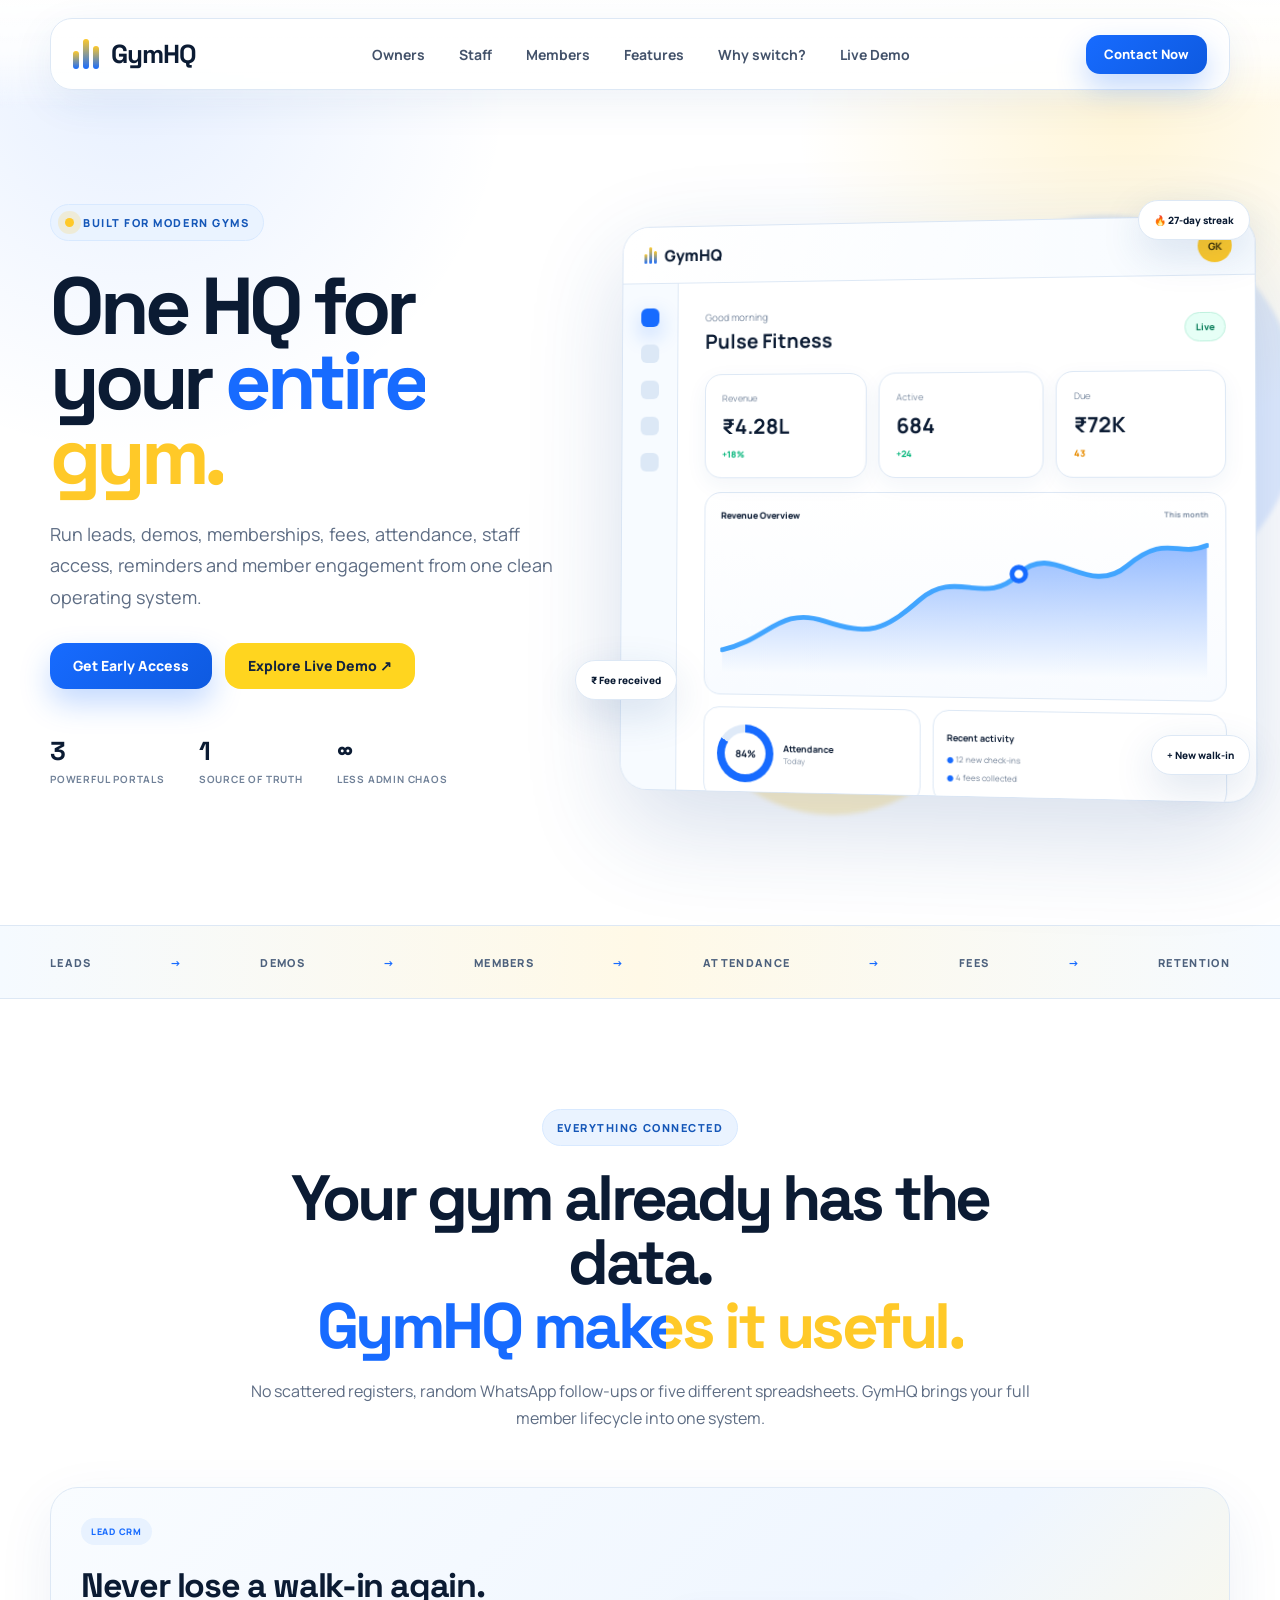
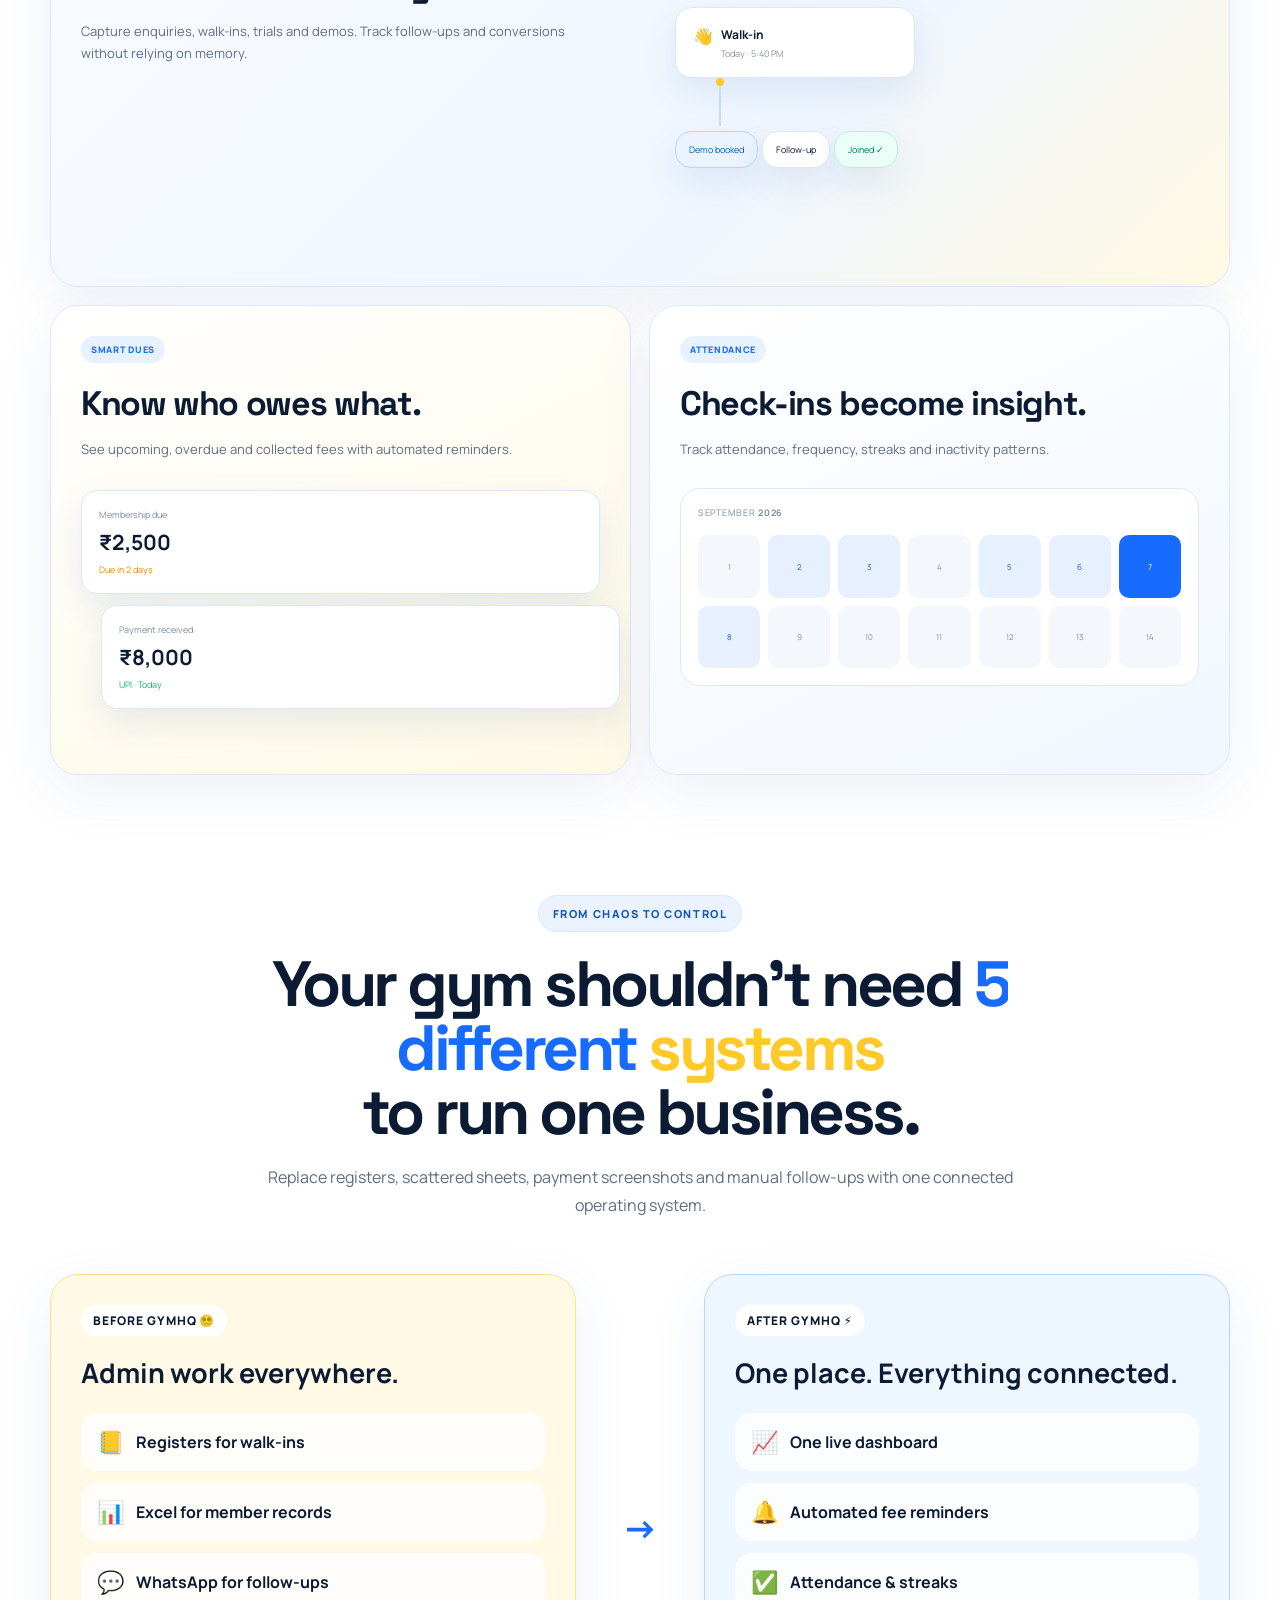
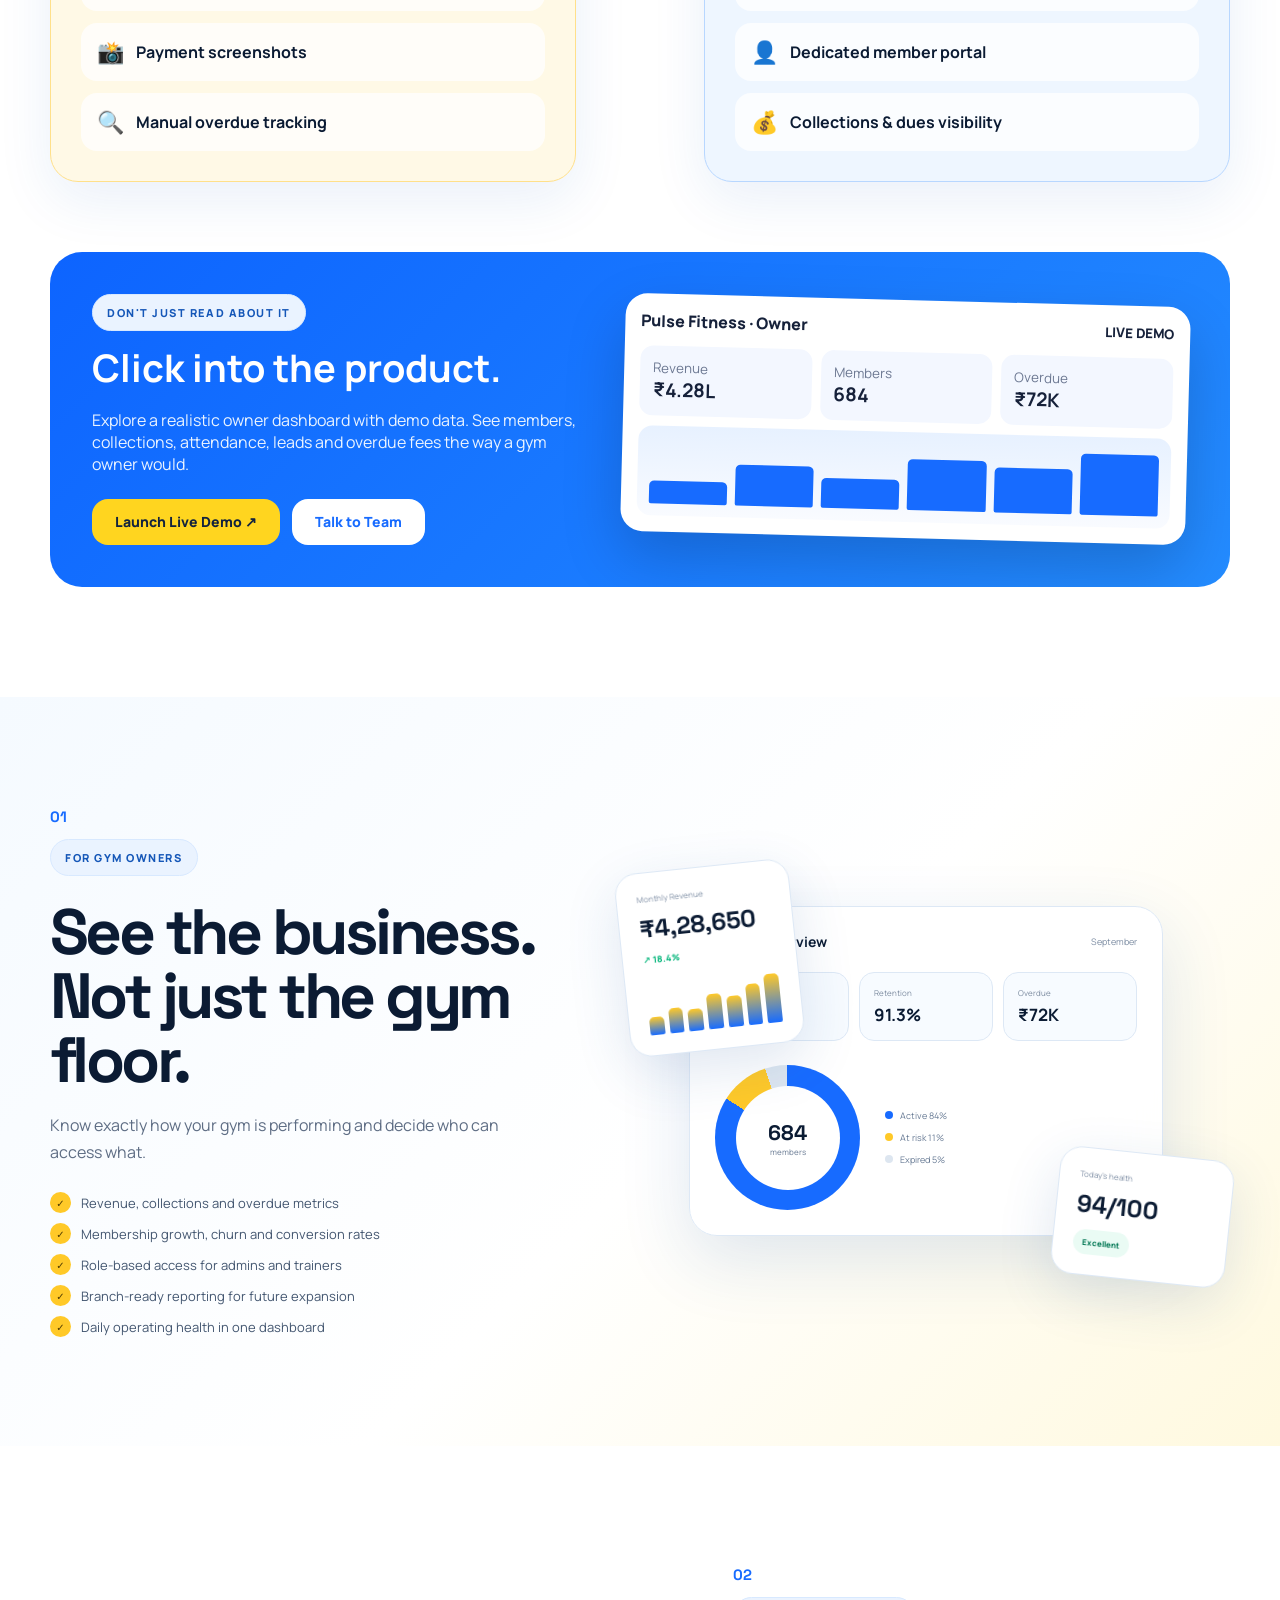
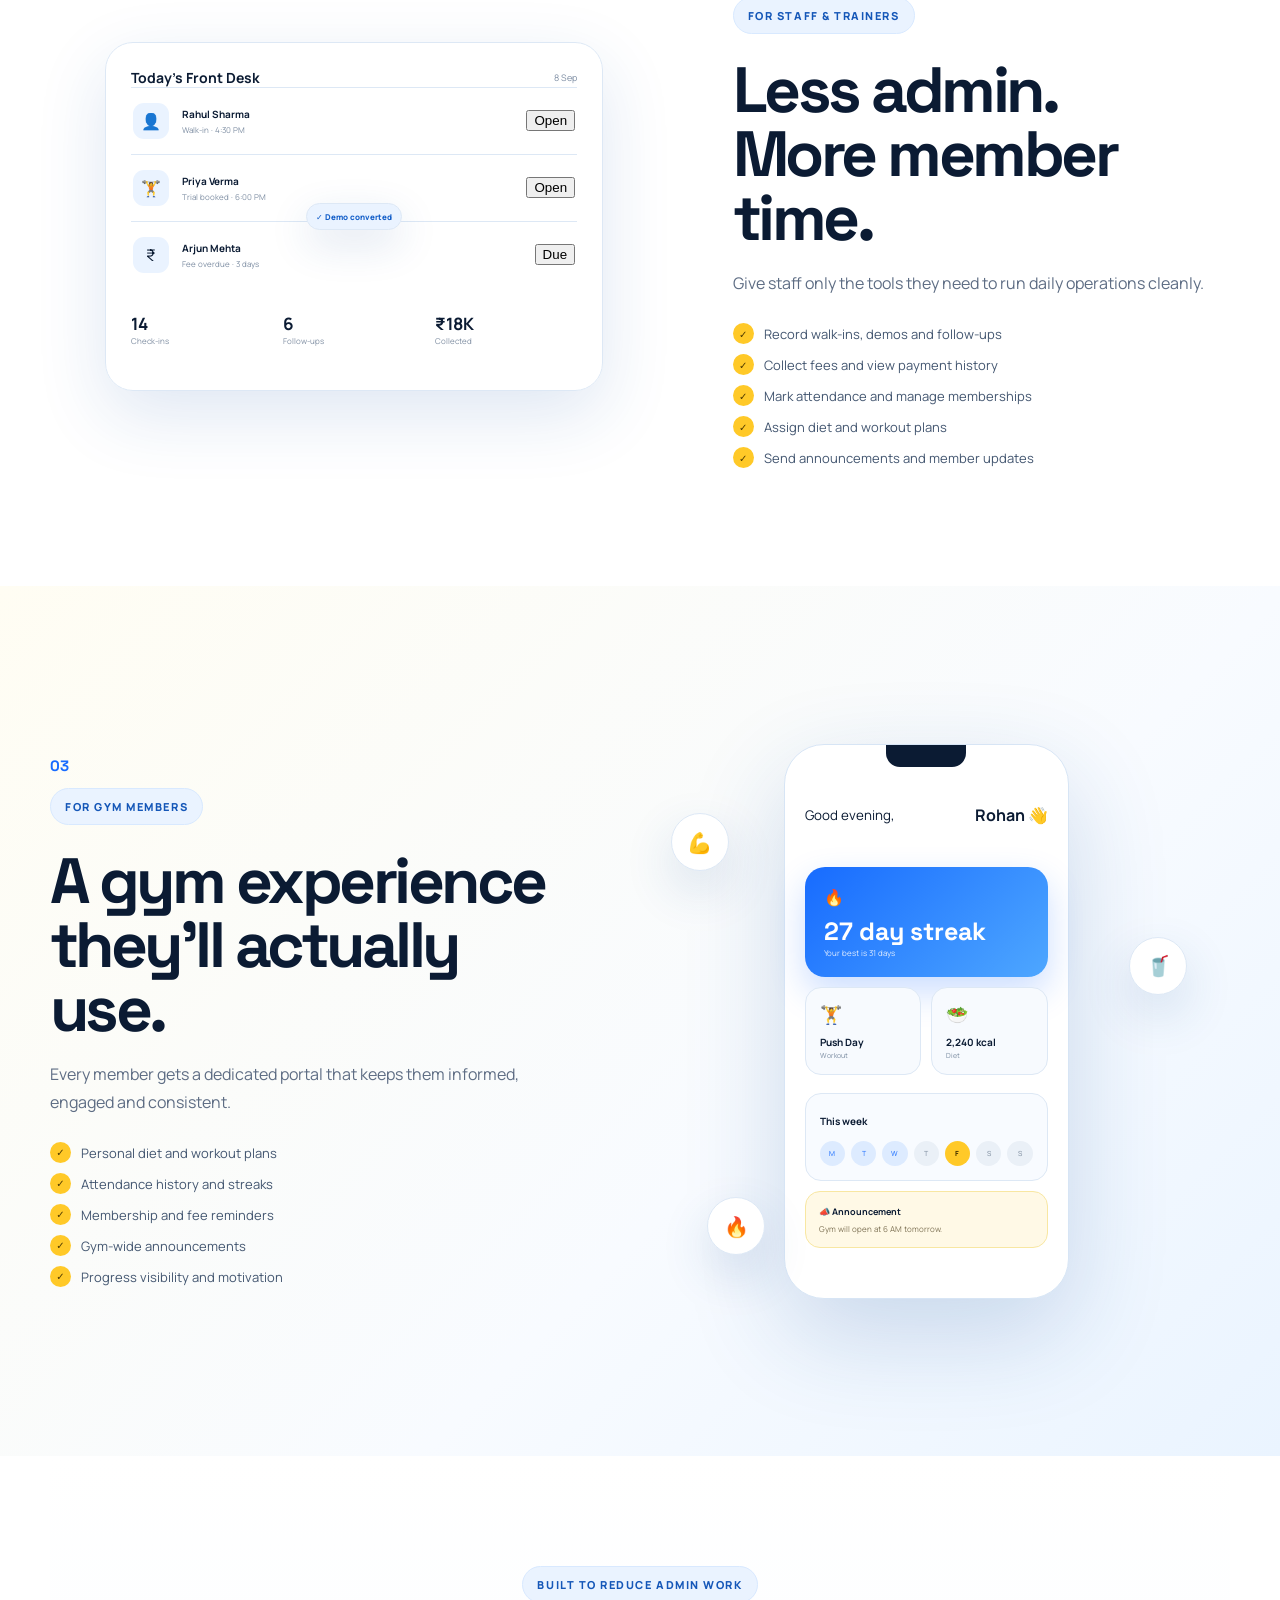
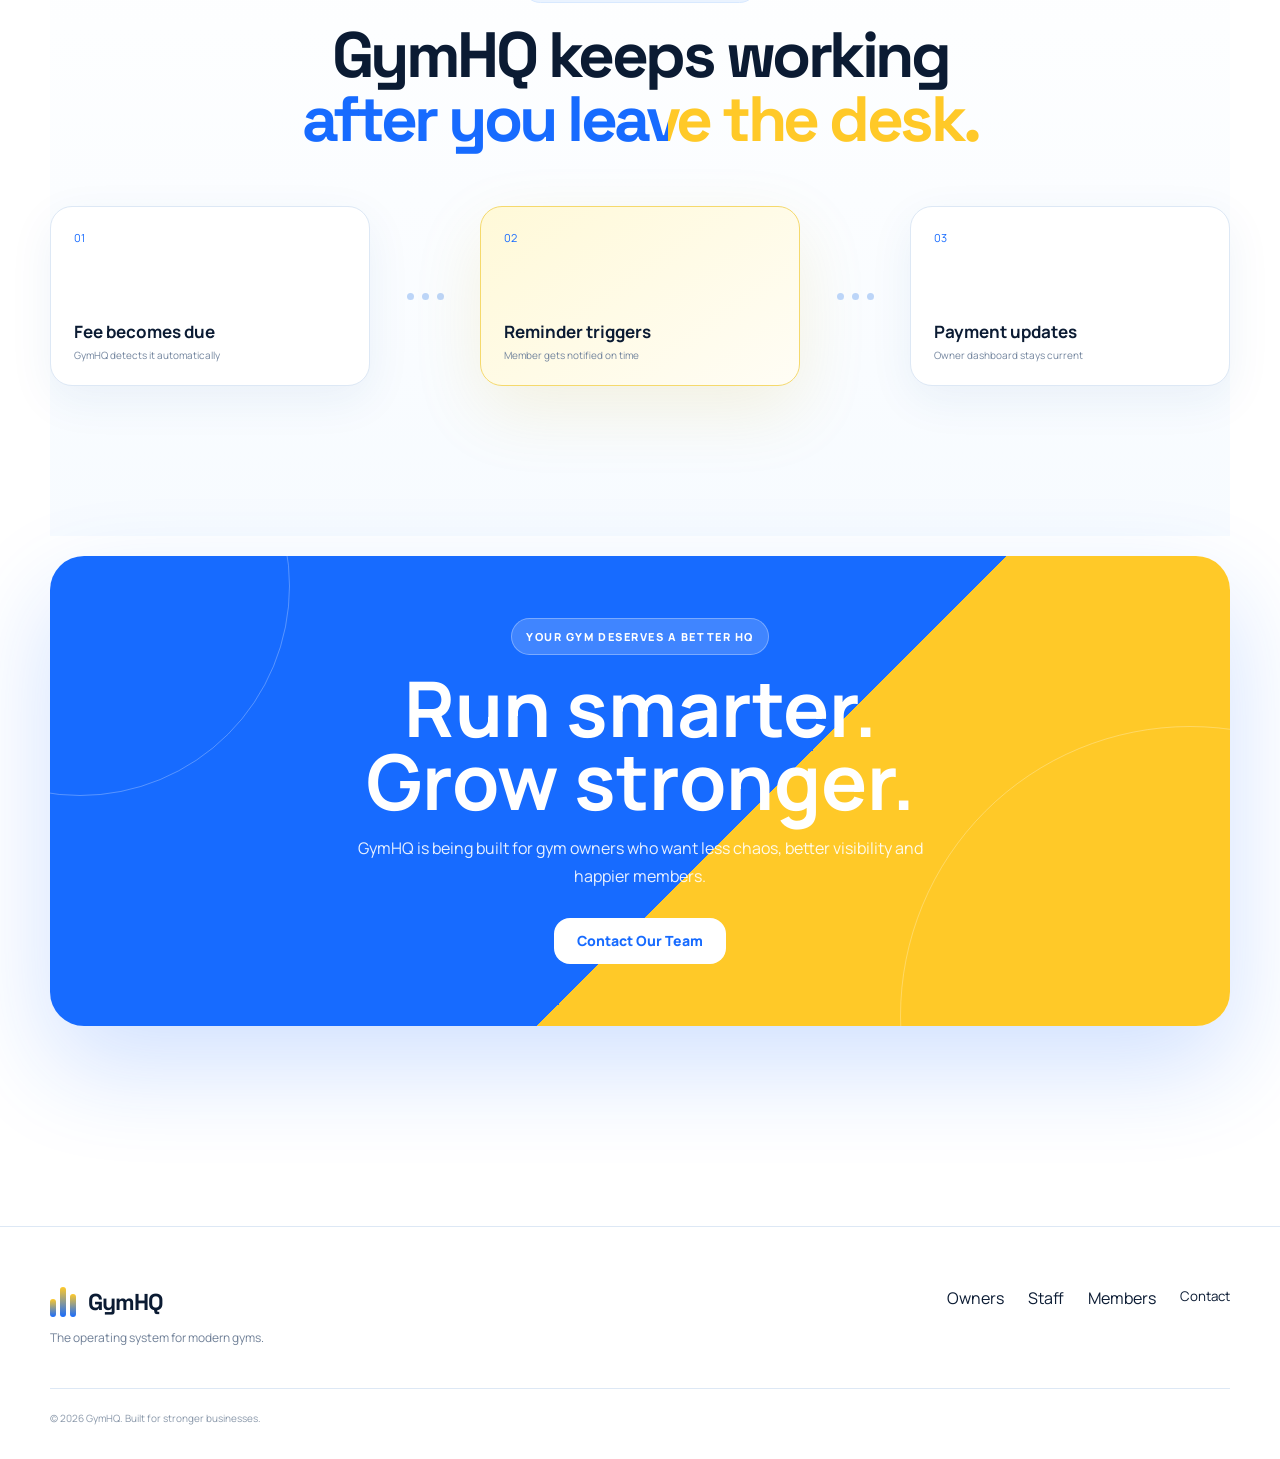
<file: index.html>
<!DOCTYPE html>
<html lang="en">
<head>
  <meta charset="UTF-8" />
  <meta name="viewport" content="width=device-width, initial-scale=1.0" />
  <meta name="description" content="GymHQ - One operating system for modern gyms. Manage leads, members, fees, attendance, staff, and member engagement from one place." />
  <title>GymHQ — Run Your Gym Smarter</title>
  <link rel="preconnect" href="https://fonts.googleapis.com">
  <link rel="preconnect" href="https://fonts.gstatic.com" crossorigin>
  <link href="https://fonts.googleapis.com/css2?family=Manrope:wght@400;500;600;700;800&family=Space+Grotesk:wght@500;600;700&display=swap" rel="stylesheet">
  <link rel="stylesheet" href="styles.css" />
</head>
<body>
  <div class="noise"></div>
  <header class="nav-wrap">
    <nav class="nav container">
      <a class="brand" href="#top" aria-label="GymHQ home">
        <span class="brand-mark"><span></span><span></span><span></span></span>
        <span>GymHQ</span>
      </a>
      <div class="nav-links">
        <a href="#owners">Owners</a>
        <a href="#staff">Staff</a>
        <a href="#members">Members</a>
        <a href="#features">Features</a>
        <a href="#transformation">Why switch?</a>
        <a href="demo.html">Live Demo</a>
      </div>
      <button class="btn btn-small btn-primary open-contact">Contact Now</button>
    </nav>
  </header>

  <main id="top">
    <section class="hero section container">
      <div class="hero-copy reveal">
        <div class="eyebrow"><span class="pulse-dot"></span> Built for modern gyms</div>
        <h1>One HQ for your <span class="grad-text">entire gym.</span></h1>
        <p class="hero-sub">Run leads, demos, memberships, fees, attendance, staff access, reminders and member engagement from one clean operating system.</p>
        <div class="hero-actions">
          <button class="btn btn-primary btn-lg open-contact">Get Early Access</button>
          <a class="btn btn-yellow btn-lg" href="demo.html">Explore Live Demo ↗</a>
        </div>
        <div class="trust-row">
          <div><strong>3</strong><span>Powerful portals</span></div>
          <div><strong>1</strong><span>Source of truth</span></div>
          <div><strong>∞</strong><span>Less admin chaos</span></div>
        </div>
      </div>

      <div class="hero-visual reveal delay-1" aria-label="Animated GymHQ dashboard illustration">
        <div class="orb orb-1"></div>
        <div class="orb orb-2"></div>
        <div class="dashboard-card float">
          <div class="dash-topbar">
            <div class="mini-brand"><span class="brand-mark tiny"><span></span><span></span><span></span></span> GymHQ</div>
            <div class="avatar">GK</div>
          </div>
          <div class="dash-grid">
            <aside class="dash-side">
              <span class="active"></span><span></span><span></span><span></span><span></span>
            </aside>
            <div class="dash-main">
              <div class="dash-title"><div><small>Good morning</small><b>Pulse Fitness</b></div><span class="status-dot">Live</span></div>
              <div class="metric-row">
                <div class="metric"><small>Revenue</small><b>₹4.28L</b><em>+18%</em></div>
                <div class="metric"><small>Active</small><b>684</b><em>+24</em></div>
                <div class="metric"><small>Due</small><b>₹72K</b><em class="warn">43</em></div>
              </div>
              <div class="chart-card">
                <div class="chart-head"><span>Revenue Overview</span><small>This month</small></div>
                <svg viewBox="0 0 500 150" role="img" aria-label="Revenue chart illustration">
                  <defs><linearGradient id="area" x1="0" y1="0" x2="0" y2="1"><stop offset="0" stop-color="#176BFF" stop-opacity=".45"/><stop offset="1" stop-color="#176BFF" stop-opacity="0"/></linearGradient></defs>
                  <path d="M0 126 C50 115 60 80 108 95 S170 105 208 72 S275 80 310 45 S380 70 420 36 S470 28 500 15 L500 150 L0 150 Z" fill="url(#area)"/>
                  <path d="M0 126 C50 115 60 80 108 95 S170 105 208 72 S275 80 310 45 S380 70 420 36 S470 28 500 15" fill="none" stroke="#42A5FF" stroke-width="5" stroke-linecap="round"/>
                  <circle cx="310" cy="45" r="7" fill="#fff" stroke="#176BFF" stroke-width="5" class="chart-pulse"/>
                </svg>
              </div>
              <div class="bottom-row">
                <div class="mini-panel"><span class="ring"><b>84%</b></span><div><b>Attendance</b><small>Today</small></div></div>
                <div class="activity"><b>Recent activity</b><p><span>●</span> 12 new check-ins</p><p><span>●</span> 4 fees collected</p></div>
              </div>
            </div>
          </div>
        </div>
        <div class="floating-pill pill-a">🔥 27-day streak</div>
        <div class="floating-pill pill-b">₹ Fee received</div>
        <div class="floating-pill pill-c">+ New walk-in</div>
      </div>
    </section>

    <section class="logo-strip">
      <div class="container strip-inner">
        <span>LEADS</span><i>→</i><span>DEMOS</span><i>→</i><span>MEMBERS</span><i>→</i><span>ATTENDANCE</span><i>→</i><span>FEES</span><i>→</i><span>RETENTION</span>
      </div>
    </section>

    <section class="section container intro" id="features">
      <div class="section-heading reveal">
        <div class="eyebrow">Everything connected</div>
        <h2>Your gym already has the data.<br><span class="grad-text">GymHQ makes it useful.</span></h2>
        <p>No scattered registers, random WhatsApp follow-ups or five different spreadsheets. GymHQ brings your full member lifecycle into one system.</p>
      </div>
      <div class="feature-bento">
        <article class="bento bento-wide reveal">
          <div class="bento-copy"><span class="tag">Lead CRM</span><h3>Never lose a walk-in again.</h3><p>Capture enquiries, walk-ins, trials and demos. Track follow-ups and conversions without relying on memory.</p></div>
          <div class="lead-flow art-box">
            <div class="person-bubble">👋 <b>Walk-in</b><small>Today · 5:40 PM</small></div>
            <div class="flow-line"><span></span></div>
            <div class="stage active">Demo booked</div><div class="stage">Follow-up</div><div class="stage success">Joined ✓</div>
          </div>
        </article>
        <article class="bento reveal delay-1">
          <span class="tag">Smart dues</span><h3>Know who owes what.</h3><p>See upcoming, overdue and collected fees with automated reminders.</p>
          <div class="dues-art art-box">
            <div class="due-card"><span>Membership due</span><b>₹2,500</b><small>Due in 2 days</small></div>
            <div class="due-card muted"><span>Payment received</span><b>₹8,000</b><small>UPI · Today</small></div>
          </div>
        </article>
        <article class="bento reveal delay-2">
          <span class="tag">Attendance</span><h3>Check-ins become insight.</h3><p>Track attendance, frequency, streaks and inactivity patterns.</p>
          <div class="calendar-art art-box">
            <div class="cal-head">SEPTEMBER <b>2026</b></div>
            <div class="cal-grid"><span>1</span><span class="hit">2</span><span class="hit">3</span><span>4</span><span class="hit">5</span><span class="hit">6</span><span class="hit strong">7</span><span class="hit">8</span><span>9</span><span>10</span><span>11</span><span>12</span><span>13</span><span>14</span></div>
          </div>
        </article>
      </div>
    </section>

    <section class="section container transform-section" id="transformation">
      <div class="section-heading reveal">
        <div class="eyebrow">From chaos to control</div>
        <h2>Your gym shouldn't need <span class="grad-text">5 different systems</span><br>to run one business.</h2>
        <p>Replace registers, scattered sheets, payment screenshots and manual follow-ups with one connected operating system.</p>
      </div>
      <div class="transform-grid reveal delay-1">
        <div class="transform-card before"><span class="transform-label">Before GymHQ 😵‍💫</span><h3>Admin work everywhere.</h3><div class="chaos-list"><div class="chaos-item"><span>📒</span>Registers for walk-ins</div><div class="chaos-item"><span>📊</span>Excel for member records</div><div class="chaos-item"><span>💬</span>WhatsApp for follow-ups</div><div class="chaos-item"><span>📸</span>Payment screenshots</div><div class="chaos-item"><span>🔍</span>Manual overdue tracking</div></div></div>
        <div class="transform-arrow">→</div>
        <div class="transform-card after"><span class="transform-label">After GymHQ ⚡</span><h3>One place. Everything connected.</h3><div class="clean-list"><div class="clean-item"><span>📈</span>One live dashboard</div><div class="clean-item"><span>🔔</span>Automated fee reminders</div><div class="clean-item"><span>✅</span>Attendance & streaks</div><div class="clean-item"><span>👤</span>Dedicated member portal</div><div class="clean-item"><span>💰</span>Collections & dues visibility</div></div></div>
      </div>
      <div class="demo-band reveal">
        <div><div class="eyebrow light">Don't just read about it</div><h3>Click into the product.</h3><p>Explore a realistic owner dashboard with demo data. See members, collections, attendance, leads and overdue fees the way a gym owner would.</p><div class="demo-actions"><a class="btn btn-yellow btn-lg" href="demo.html">Launch Live Demo ↗</a><button class="btn btn-white btn-lg open-contact">Talk to Team</button></div></div>
        <a class="demo-preview" href="demo.html" aria-label="Open GymHQ demo"><div class="demo-preview-top"><span>Pulse Fitness · Owner</span><small>LIVE DEMO</small></div><div class="demo-preview-grid"><div><small>Revenue</small><b>₹4.28L</b></div><div><small>Members</small><b>684</b></div><div><small>Overdue</small><b>₹72K</b></div></div><div class="demo-chart"><i></i><i></i><i></i><i></i><i></i><i></i></div></a>
      </div>
    </section>

    <section class="section role-section owner" id="owners">
      <div class="container role-grid">
        <div class="role-copy reveal">
          <div class="role-icon">01</div><div class="eyebrow">For gym owners</div>
          <h2>See the business.<br>Not just the gym floor.</h2>
          <p>Know exactly how your gym is performing and decide who can access what.</p>
          <ul class="check-list">
            <li>Revenue, collections and overdue metrics</li>
            <li>Membership growth, churn and conversion rates</li>
            <li>Role-based access for admins and trainers</li>
            <li>Branch-ready reporting for future expansion</li>
            <li>Daily operating health in one dashboard</li>
          </ul>
        </div>
        <div class="role-visual reveal delay-1">
          <div class="phone-card tilted left-card">
            <small>Monthly Revenue</small><h4>₹4,28,650</h4><div class="up">↗ 18.4%</div><div class="bars"><i></i><i></i><i></i><i></i><i></i><i></i><i></i></div>
          </div>
          <div class="glass-panel owner-panel">
            <div class="panel-head"><b>Owner Overview</b><span>September</span></div>
            <div class="owner-stats"><div><small>Conversion</small><b>41.8%</b></div><div><small>Retention</small><b>91.3%</b></div><div><small>Overdue</small><b>₹72K</b></div></div>
            <div class="donut-wrap"><div class="donut"><span>684<small>members</small></span></div><div class="legend"><p><i></i>Active 84%</p><p><i></i>At risk 11%</p><p><i></i>Expired 5%</p></div></div>
          </div>
          <div class="phone-card tilted right-card"><small>Today's health</small><h4>94/100</h4><span class="mini-badge">Excellent</span></div>
        </div>
      </div>
    </section>

    <section class="section role-section" id="staff">
      <div class="container role-grid reverse">
        <div class="role-copy reveal">
          <div class="role-icon">02</div><div class="eyebrow">For staff & trainers</div>
          <h2>Less admin.<br>More member time.</h2>
          <p>Give staff only the tools they need to run daily operations cleanly.</p>
          <ul class="check-list">
            <li>Record walk-ins, demos and follow-ups</li>
            <li>Collect fees and view payment history</li>
            <li>Mark attendance and manage memberships</li>
            <li>Assign diet and workout plans</li>
            <li>Send announcements and member updates</li>
          </ul>
        </div>
        <div class="role-visual reveal delay-1">
          <div class="staff-board glass-panel">
            <div class="panel-head"><b>Today's Front Desk</b><span>8 Sep</span></div>
            <div class="task"><div class="task-icon">👤</div><div><b>Rahul Sharma</b><small>Walk-in · 4:30 PM</small></div><button>Open</button></div>
            <div class="task"><div class="task-icon">🏋️</div><div><b>Priya Verma</b><small>Trial booked · 6:00 PM</small></div><button>Open</button></div>
            <div class="task"><div class="task-icon">₹</div><div><b>Arjun Mehta</b><small>Fee overdue · 3 days</small></div><button class="danger">Due</button></div>
            <div class="staff-kpis"><span><b>14</b><small>Check-ins</small></span><span><b>6</b><small>Follow-ups</small></span><span><b>₹18K</b><small>Collected</small></span></div>
          </div>
          <div class="floating-pill staff-pill">✓ Demo converted</div>
        </div>
      </div>
    </section>

    <section class="section role-section member" id="members">
      <div class="container role-grid">
        <div class="role-copy reveal">
          <div class="role-icon">03</div><div class="eyebrow">For gym members</div>
          <h2>A gym experience<br>they’ll actually use.</h2>
          <p>Every member gets a dedicated portal that keeps them informed, engaged and consistent.</p>
          <ul class="check-list">
            <li>Personal diet and workout plans</li>
            <li>Attendance history and streaks</li>
            <li>Membership and fee reminders</li>
            <li>Gym-wide announcements</li>
            <li>Progress visibility and motivation</li>
          </ul>
        </div>
        <div class="role-visual member-visual reveal delay-1">
          <div class="member-phone">
            <div class="phone-notch"></div>
            <div class="member-top"><small>Good evening,</small><h4>Rohan 👋</h4></div>
            <div class="streak-card"><span>🔥</span><div><b>27 day streak</b><small>Your best is 31 days</small></div></div>
            <div class="member-mini-grid"><div><span>🏋️</span><b>Push Day</b><small>Workout</small></div><div><span>🥗</span><b>2,240 kcal</b><small>Diet</small></div></div>
            <div class="week"><b>This week</b><div><span class="done">M</span><span class="done">T</span><span class="done">W</span><span> T</span><span class="today">F</span><span>S</span><span>S</span></div></div>
            <div class="announcement"><b>📣 Announcement</b><small>Gym will open at 6 AM tomorrow.</small></div>
          </div>
          <div class="orbit orbit-a">💪</div><div class="orbit orbit-b">🥤</div><div class="orbit orbit-c">🔥</div>
        </div>
      </div>
    </section>

    <section class="section container automation-section">
      <div class="section-heading reveal"><div class="eyebrow">Built to reduce admin work</div><h2>GymHQ keeps working<br><span class="grad-text">after you leave the desk.</span></h2></div>
      <div class="automation-flow reveal delay-1">
        <div class="auto-card"><span>01</span><b>Fee becomes due</b><small>GymHQ detects it automatically</small></div>
        <div class="connector"><i></i><i></i><i></i></div>
        <div class="auto-card highlighted"><span>02</span><b>Reminder triggers</b><small>Member gets notified on time</small></div>
        <div class="connector"><i></i><i></i><i></i></div>
        <div class="auto-card"><span>03</span><b>Payment updates</b><small>Owner dashboard stays current</small></div>
      </div>
    </section>

    <section class="section container cta-wrap">
      <div class="cta-card reveal">
        <div class="cta-orb one"></div><div class="cta-orb two"></div>
        <div class="eyebrow light">Your gym deserves a better HQ</div>
        <h2>Run smarter.<br>Grow stronger.</h2>
        <p>GymHQ is being built for gym owners who want less chaos, better visibility and happier members.</p>
        <button class="btn btn-white btn-lg open-contact">Contact Our Team</button>
      </div>
    </section>
  </main>

  <footer>
    <div class="container footer-grid">
      <div><a class="brand footer-brand" href="#top"><span class="brand-mark"><span></span><span></span><span></span></span><span>GymHQ</span></a><p>The operating system for modern gyms.</p></div>
      <div class="footer-links"><a href="#owners">Owners</a><a href="#staff">Staff</a><a href="#members">Members</a><button class="link-btn open-contact">Contact</button></div>
      <div class="copyright">© <span id="year"></span> GymHQ. Built for stronger businesses.</div>
    </div>
  </footer>

  <div class="modal" id="contactModal" aria-hidden="true">
    <div class="modal-backdrop" data-close></div>
    <div class="modal-card" role="dialog" aria-modal="true" aria-labelledby="contactTitle">
      <button class="modal-close" data-close aria-label="Close">×</button>
      <div class="modal-icon">💬</div>
      <div class="eyebrow">Talk to GymHQ</div>
      <h3 id="contactTitle">Tell us about your gym.</h3>
      <p>Fill in the basics and we’ll open WhatsApp with everything pre-filled for you.</p>
      <form id="contactForm">
        <label>Name<input type="text" id="name" placeholder="Your name" autocomplete="name" required></label>
        <label>Gym Name<input type="text" id="gymName" placeholder="Your gym / fitness studio" required></label>
        <div class="field-row">
          <label>City<input type="text" id="city" placeholder="City" required></label>
          <label>State<input type="text" id="state" placeholder="State" required></label>
        </div>
        <button type="submit" class="btn btn-primary btn-lg full">Send to Team <span>↗</span></button>
        <small class="form-note">Opens WhatsApp. No form data is stored on this website.</small>
      </form>
    </div>
  </div>

  <script src="script.js"></script>
</body>
</html>
</file>
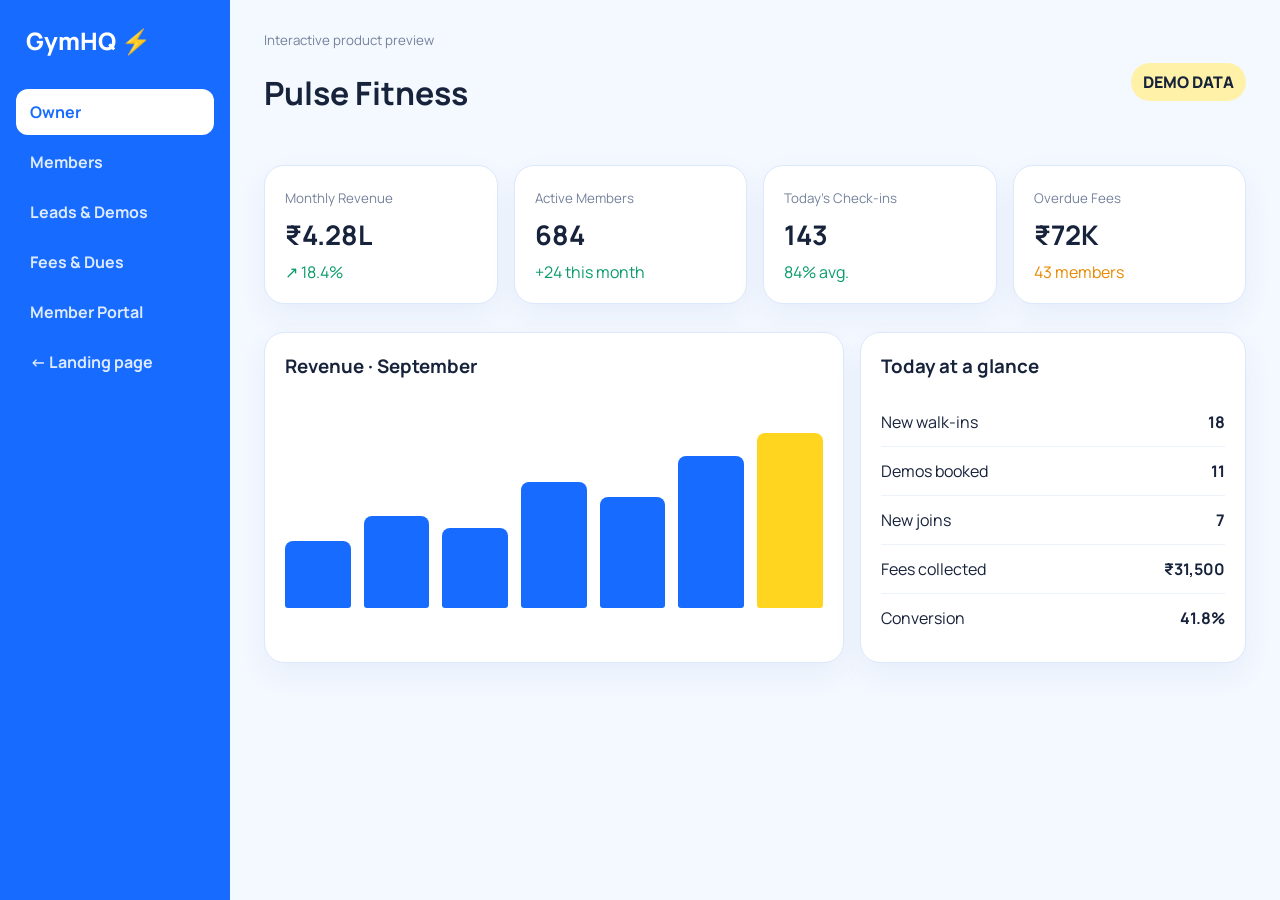
<file: demo.html>
<!doctype html><html><head><meta charset="utf-8"><meta name="viewport" content="width=device-width,initial-scale=1"><title>GymHQ Live Demo</title><link rel="preconnect" href="https://fonts.googleapis.com"><link rel="preconnect" href="https://fonts.gstatic.com" crossorigin><link href="https://fonts.googleapis.com/css2?family=Manrope:wght@400;600;700;800&display=swap" rel="stylesheet"><style>
*{box-sizing:border-box}body{margin:0;font-family:Manrope,sans-serif;background:#f4f8ff;color:#17223b}.shell{display:grid;grid-template-columns:230px 1fr;min-height:100vh}.side{background:#176bff;color:#fff;padding:24px 16px}.brand{font-size:24px;font-weight:800;margin:0 10px 32px}.side button,.side a{width:100%;border:0;background:transparent;color:#dceaff;text-align:left;padding:12px 14px;border-radius:12px;font:inherit;font-weight:700;cursor:pointer;text-decoration:none;display:block;margin:4px 0}.side button.active,.side button:hover{background:#fff;color:#176bff}.main{padding:28px 34px}.top{display:flex;justify-content:space-between;align-items:center}.top small{color:#75829b}.demo-tag{background:#fff2a8;padding:8px 12px;border-radius:999px;font-weight:800}.cards{display:grid;grid-template-columns:repeat(4,1fr);gap:16px;margin:28px 0}.card,.panel{background:#fff;border:1px solid #dce8fb;border-radius:20px;padding:20px;box-shadow:0 12px 30px rgba(34,91,170,.06)}.card small{color:#75829b}.card b{display:block;font-size:27px;margin:8px 0}.up{color:#0a9c68}.warn{color:#e88900}.grid{display:grid;grid-template-columns:1.5fr 1fr;gap:16px}.panel h3{margin-top:0}.bars{height:210px;display:flex;align-items:end;gap:13px;padding-top:20px}.bars i{flex:1;background:#176bff;border-radius:8px 8px 3px 3px}.bars i:nth-child(1){height:35%}.bars i:nth-child(2){height:48%}.bars i:nth-child(3){height:42%}.bars i:nth-child(4){height:66%}.bars i:nth-child(5){height:58%}.bars i:nth-child(6){height:80%}.bars i:nth-child(7){height:92%;background:#ffd51f}.row{display:flex;justify-content:space-between;align-items:center;padding:13px 0;border-bottom:1px solid #edf2fa}.row:last-child{border:0}.pill{font-size:12px;font-weight:800;background:#eef5ff;color:#176bff;padding:6px 9px;border-radius:999px}.pill.due{background:#fff0dc;color:#bd6500}.view{display:none}.view.active{display:block}.member{max-width:390px;margin:20px auto;background:#176bff;color:#fff;border-radius:32px;padding:25px;box-shadow:0 25px 70px rgba(23,107,255,.25)}.member .white{background:#fff;color:#17223b;border-radius:20px;padding:18px;margin-top:14px}.member .streak{background:#ffd51f;color:#17223b;border-radius:18px;padding:18px;font-weight:800;font-size:20px}.back{color:#176bff;text-decoration:none;font-weight:800}@media(max-width:800px){.shell{grid-template-columns:1fr}.side{display:flex;overflow:auto;padding:12px}.brand{margin:8px 18px 8px 5px;white-space:nowrap}.side button,.side a{width:auto;white-space:nowrap}.main{padding:22px 16px}.cards{grid-template-columns:1fr 1fr}.grid{grid-template-columns:1fr}}
</style></head><body><div class="shell"><aside class="side"><div class="brand">GymHQ ⚡</div><button class="tab active" data-view="owner">Owner</button><button class="tab" data-view="members">Members</button><button class="tab" data-view="leads">Leads & Demos</button><button class="tab" data-view="fees">Fees & Dues</button><button class="tab" data-view="memberportal">Member Portal</button><a href="index.html">← Landing page</a></aside><main class="main"><div class="top"><div><small>Interactive product preview</small><h1>Pulse Fitness</h1></div><span class="demo-tag">DEMO DATA</span></div>
<section class="view active" id="owner"><div class="cards"><div class="card"><small>Monthly Revenue</small><b>₹4.28L</b><span class="up">↗ 18.4%</span></div><div class="card"><small>Active Members</small><b>684</b><span class="up">+24 this month</span></div><div class="card"><small>Today's Check-ins</small><b>143</b><span class="up">84% avg.</span></div><div class="card"><small>Overdue Fees</small><b>₹72K</b><span class="warn">43 members</span></div></div><div class="grid"><div class="panel"><h3>Revenue · September</h3><div class="bars"><i></i><i></i><i></i><i></i><i></i><i></i><i></i></div></div><div class="panel"><h3>Today at a glance</h3><div class="row"><span>New walk-ins</span><b>18</b></div><div class="row"><span>Demos booked</span><b>11</b></div><div class="row"><span>New joins</span><b>7</b></div><div class="row"><span>Fees collected</span><b>₹31,500</b></div><div class="row"><span>Conversion</span><b>41.8%</b></div></div></div></section>
<section class="view" id="members"><div class="panel"><h3>Member Directory</h3><div class="row"><span><b>Rohan Kapoor</b><br><small>Annual · 27 day streak</small></span><span class="pill">ACTIVE</span></div><div class="row"><span><b>Priya Verma</b><br><small>Quarterly · checked in today</small></span><span class="pill">ACTIVE</span></div><div class="row"><span><b>Arjun Mehta</b><br><small>Monthly · fee overdue</small></span><span class="pill due">DUE</span></div><div class="row"><span><b>Sana Khan</b><br><small>Annual · inactive 6 days</small></span><span class="pill due">AT RISK</span></div></div></section>
<section class="view" id="leads"><div class="cards"><div class="card"><small>Walk-ins</small><b>18</b></div><div class="card"><small>Demos</small><b>11</b></div><div class="card"><small>Joined</small><b>7</b></div><div class="card"><small>Conversion</small><b>41.8%</b></div></div><div class="panel"><h3>Lead Pipeline</h3><div class="row"><span>Rahul Sharma · Walk-in 4:30 PM</span><span class="pill">DEMO BOOKED</span></div><div class="row"><span>Megha Jain · Instagram</span><span class="pill">FOLLOW-UP</span></div><div class="row"><span>Karan Singh · Referral</span><span class="pill">WALK-IN</span></div></div></section>
<section class="view" id="fees"><div class="cards"><div class="card"><small>Collected MTD</small><b>₹4.28L</b></div><div class="card"><small>Due this week</small><b>₹48K</b></div><div class="card"><small>Overdue</small><b>₹72K</b></div><div class="card"><small>Recovery rate</small><b>92%</b></div></div><div class="panel"><h3>Overdue queue</h3><div class="row"><span>Arjun Mehta · 3 days overdue</span><b>₹2,500</b></div><div class="row"><span>Neha Arora · 6 days overdue</span><b>₹4,000</b></div><div class="row"><span>Vikas Rao · 8 days overdue</span><b>₹3,500</b></div></div></section>
<section class="view" id="memberportal"><div class="member"><small>Good evening,</small><h2>Rohan 👋</h2><div class="streak">🔥 27 day streak</div><div class="white"><b>Today's workout</b><h3>Push Day · 7 exercises</h3><small>Chest · Shoulders · Triceps</small></div><div class="white"><b>Diet target</b><h3>2,240 kcal</h3><small>Protein 145g · Water 3.2L</small></div><div class="white"><b>📣 Announcement</b><p>Gym opens at 6 AM tomorrow.</p></div></div></section>
</main></div><script>document.querySelectorAll('.tab').forEach(b=>b.onclick=()=>{document.querySelectorAll('.tab').forEach(x=>x.classList.remove('active'));document.querySelectorAll('.view').forEach(x=>x.classList.remove('active'));b.classList.add('active');document.getElementById(b.dataset.view).classList.add('active')})</script></body></html>
</file>
<file: styles.css>
:root{
  --blue:#176BFF;
  --blue-2:#42A5FF;
  --blue-3:#EAF3FF;
  --yellow:#FFC928;
  --yellow-2:#FFE680;
  --yellow-3:#FFF8DA;
  --ink:#0B1B33;
  --muted:#5E6D84;
  --soft:#F6FAFF;
  --card:#FFFFFF;
  --line:#DDE8F5;
  --green:#10B981;
  --red:#EF4444;
  --shadow:0 24px 70px rgba(28,85,170,.14);
}
*{box-sizing:border-box}
html{scroll-behavior:smooth}
body{margin:0;font-family:Manrope,system-ui,-apple-system,BlinkMacSystemFont,"Segoe UI",sans-serif;background:#fff;color:var(--ink);overflow-x:hidden}
body::before{content:"";position:fixed;inset:0;pointer-events:none;z-index:-3;background:radial-gradient(circle at 10% 8%,rgba(23,107,255,.10),transparent 27%),radial-gradient(circle at 88% 12%,rgba(255,201,40,.18),transparent 24%),linear-gradient(#fff,#fff)}
.noise{position:fixed;inset:0;pointer-events:none;z-index:-1;opacity:.22;background-image:radial-gradient(rgba(11,27,51,.12) .55px,transparent .55px);background-size:18px 18px;mask-image:linear-gradient(to bottom,rgba(0,0,0,.35),transparent 80%)}
a{color:inherit;text-decoration:none}.container{width:min(1180px,calc(100% - 48px));margin:auto}.section{padding:110px 0}.nav-wrap{position:fixed;z-index:50;top:0;left:0;right:0;padding:18px 0;background:linear-gradient(to bottom,rgba(255,255,255,.96),rgba(255,255,255,.76),transparent);backdrop-filter:blur(10px)}
.nav{height:72px;border:1px solid var(--line);background:rgba(255,255,255,.9);box-shadow:0 12px 40px rgba(34,84,150,.08);border-radius:22px;display:flex;align-items:center;padding:0 22px;justify-content:space-between}.brand{display:flex;align-items:center;gap:12px;font-family:"Space Grotesk",sans-serif;font-weight:700;font-size:26px;letter-spacing:-.04em}.brand-mark{display:flex;height:30px;gap:4px;align-items:end}.brand-mark span{width:6px;border-radius:10px;background:linear-gradient(180deg,var(--yellow),var(--blue))}.brand-mark span:nth-child(1){height:18px}.brand-mark span:nth-child(2){height:30px}.brand-mark span:nth-child(3){height:23px}.brand-mark.tiny{height:17px;gap:2px}.brand-mark.tiny span{width:3px}.brand-mark.tiny span:nth-child(1){height:10px}.brand-mark.tiny span:nth-child(2){height:17px}.brand-mark.tiny span:nth-child(3){height:13px}.nav-links{display:flex;gap:34px;color:#43526A;font-size:14px;font-weight:700}.nav-links a{transition:.2s}.nav-links a:hover{color:var(--blue)}
.btn{border:0;border-radius:14px;padding:13px 19px;font:800 13px/1 Manrope;cursor:pointer;display:inline-flex;align-items:center;justify-content:center;transition:.24s;box-shadow:none}.btn:hover{transform:translateY(-2px)}.btn-primary{background:linear-gradient(135deg,var(--blue),#0E5AE0);color:#fff;box-shadow:0 14px 30px rgba(23,107,255,.26)}.btn-primary:hover{box-shadow:0 18px 38px rgba(23,107,255,.36)}.btn-ghost{background:#fff;color:var(--ink);border:1px solid var(--line)}.btn-ghost:hover{border-color:#B7D4FF;background:var(--blue-3)}.btn-white{background:#fff;color:var(--blue)}.btn-small{padding:13px 18px}.btn-lg{padding:16px 23px;border-radius:16px;font-size:14px}
.hero{min-height:820px;padding-top:175px;display:grid;grid-template-columns:.9fr 1.1fr;gap:58px;align-items:center}.eyebrow{display:inline-flex;align-items:center;gap:9px;text-transform:uppercase;letter-spacing:.14em;font-weight:800;font-size:11px;color:#1557B8;background:var(--blue-3);border:1px solid #D8E9FF;border-radius:999px;padding:10px 14px}.pulse-dot{width:9px;height:9px;border-radius:50%;background:var(--yellow);box-shadow:0 0 0 7px rgba(255,201,40,.18);animation:pulse 2s infinite}@keyframes pulse{50%{box-shadow:0 0 0 12px rgba(255,201,40,0)}}.hero h1{font-family:"Space Grotesk";font-size:clamp(62px,6.3vw,92px);line-height:.93;letter-spacing:-.065em;margin:28px 0 25px;max-width:650px}.grad-text{background:linear-gradient(90deg,var(--blue) 0 54%,var(--yellow) 54% 100%);-webkit-background-clip:text;background-clip:text;color:transparent}.hero-sub{font-size:18px;line-height:1.75;color:var(--muted);max-width:610px}.hero-actions{display:flex;gap:13px;margin-top:30px}.trust-row{display:flex;gap:34px;margin-top:45px}.trust-row>div{display:flex;flex-direction:column}.trust-row strong{font-family:"Space Grotesk";font-size:26px;color:var(--ink)}.trust-row span{font-size:10px;color:#708198;margin-top:4px;text-transform:uppercase;letter-spacing:.08em;font-weight:700}
.hero-visual{height:640px;position:relative;perspective:1200px}.orb{position:absolute;border-radius:50%;filter:blur(2px);z-index:-1}.orb-1{width:390px;height:390px;background:rgba(23,107,255,.13);right:-70px;top:40px}.orb-2{width:300px;height:300px;background:rgba(255,201,40,.25);left:70px;bottom:0}.dashboard-card{position:absolute;inset:45px -20px 20px 0;background:#fff;border:1px solid #D9E5F4;border-radius:28px;overflow:hidden;box-shadow:0 35px 100px rgba(32,80,150,.18);transform:rotateY(-5deg) rotateX(1deg)}.float{animation:float 6s ease-in-out infinite}@keyframes float{50%{transform:rotateY(-3deg) rotateX(0) translateY(-10px)}}.dash-topbar{height:58px;padding:0 22px;border-bottom:1px solid var(--line);display:flex;align-items:center;justify-content:space-between;background:linear-gradient(90deg,#fff,#F7FBFF)}.mini-brand{display:flex;align-items:center;gap:8px;font-weight:800}.avatar{width:33px;height:33px;border-radius:50%;display:grid;place-items:center;background:var(--yellow);color:#4B3900;font-size:10px;font-weight:900}.dash-grid{display:grid;grid-template-columns:58px 1fr;height:calc(100% - 58px)}.dash-side{border-right:1px solid var(--line);padding-top:25px;display:flex;flex-direction:column;align-items:center;gap:18px;background:#F7FBFF}.dash-side span{width:19px;height:19px;border-radius:6px;background:#DCE8F6}.dash-side span.active{background:var(--blue);box-shadow:0 8px 22px rgba(23,107,255,.3)}.dash-main{padding:28px}.dash-title{display:flex;justify-content:space-between;align-items:center}.dash-title small,.dash-title b{display:block}.dash-title small{color:#7A8AA0;font-size:10px}.dash-title b{font-size:20px;margin-top:4px}.status-dot{font-size:9px;color:#087D59;background:#E6FFF6;border:1px solid #BFF1DE;padding:7px 10px;border-radius:999px;font-weight:800}.metric-row{display:grid;grid-template-columns:repeat(3,1fr);gap:12px;margin-top:20px}.metric{padding:17px;border:1px solid var(--line);border-radius:17px;background:#fff;box-shadow:0 7px 22px rgba(38,88,150,.06)}.metric small,.metric b,.metric em{display:block}.metric small{font-size:9px;color:#7A8AA0}.metric b{font-size:21px;margin:8px 0}.metric em{font-style:normal;color:var(--green);font-size:9px;font-weight:800}.metric em.warn{color:#E88C00}.chart-card{margin-top:14px;border:1px solid var(--line);border-radius:17px;background:linear-gradient(180deg,#fff,#F8FBFF);padding:16px}.chart-head{display:flex;justify-content:space-between;font-size:9px;font-weight:800}.chart-head small{color:#8796AA}.chart-card svg{width:100%;height:145px;margin-top:8px}.chart-pulse{animation:chartPulse 1.8s infinite}@keyframes chartPulse{50%{r:10}}.bottom-row{display:grid;grid-template-columns:1fr 1.3fr;gap:12px;margin-top:12px}.mini-panel,.activity{border:1px solid var(--line);border-radius:16px;background:#fff;padding:13px}.mini-panel{display:flex;align-items:center;gap:10px}.ring{width:58px;height:58px;border-radius:50%;display:grid;place-items:center;background:conic-gradient(var(--blue) 0 84%,#DFEAF8 84% 100%);position:relative}.ring:after{content:"";position:absolute;width:42px;height:42px;border-radius:50%;background:#fff}.ring b{position:relative;z-index:1;font-size:10px}.mini-panel b,.mini-panel small{display:block}.mini-panel>div b{font-size:9px}.mini-panel>div small{font-size:8px;color:#8997AA}.activity>b{font-size:9px}.activity p{font-size:8px;color:#6E7E94;margin:7px 0}.activity p span{color:var(--blue)}.floating-pill{position:absolute;border-radius:999px;padding:12px 15px;background:#fff;border:1px solid var(--line);box-shadow:0 14px 40px rgba(35,83,150,.15);font-size:10px;font-weight:800;animation:pillFloat 4.3s ease-in-out infinite}.pill-a{right:-20px;top:25px}.pill-b{left:-38px;bottom:115px;animation-delay:-1.6s}.pill-c{right:-20px;bottom:40px;animation-delay:-2.4s}@keyframes pillFloat{50%{transform:translateY(-10px) rotate(1deg)}}
.logo-strip{border-block:1px solid var(--line);background:linear-gradient(90deg,#F5FAFF,#FFF9E7,#F5FAFF)}.strip-inner{height:72px;display:flex;align-items:center;justify-content:space-between;gap:18px;color:#4D617D;font-size:11px;font-weight:900;letter-spacing:.12em}.strip-inner i{color:var(--blue);font-style:normal}.intro{padding-bottom:80px}.section-heading{text-align:center;max-width:800px;margin:0 auto 55px}.section-heading h2,.role-copy h2{font-family:"Space Grotesk";font-size:clamp(42px,5vw,66px);line-height:1;letter-spacing:-.055em;margin:20px 0}.section-heading p,.role-copy>p{font-size:16px;line-height:1.7;color:var(--muted)}
.feature-bento{display:grid;grid-template-columns:1fr 1fr;gap:18px}.bento{border:1px solid var(--line);border-radius:28px;background:#fff;min-height:470px;padding:30px;overflow:hidden;position:relative;box-shadow:0 18px 55px rgba(32,82,148,.08)}.bento-wide{grid-column:1/-1;display:grid;grid-template-columns:1fr 1fr;min-height:400px;background:linear-gradient(135deg,#F9FCFF,#EFF6FF 62%,#FFF9E2)}.bento:nth-child(2){background:linear-gradient(155deg,#fff,#FFF9E5)}.bento:nth-child(3){background:linear-gradient(155deg,#fff,#F1F7FF)}.tag{display:inline-block;border-radius:999px;background:#E8F2FF;color:var(--blue);padding:7px 10px;font-size:9px;text-transform:uppercase;letter-spacing:.08em;font-weight:900}.bento h3{font-family:"Space Grotesk";font-size:34px;letter-spacing:-.04em;margin:19px 0 12px}.bento p{color:var(--muted);line-height:1.7;font-size:13px;max-width:500px}.art-box{position:relative}.lead-flow{align-self:center;padding:35px}.person-bubble,.stage,.due-card{background:#fff;border:1px solid var(--line);border-radius:16px;box-shadow:0 14px 35px rgba(33,87,160,.10)}.person-bubble{padding:17px;max-width:240px}.person-bubble b,.person-bubble small{display:block;margin-left:28px}.person-bubble b{margin-top:-21px;font-size:12px}.person-bubble small{color:#8796AA;font-size:9px;margin-top:4px}.flow-line{height:48px;width:2px;background:#C7DBF6;margin-left:44px;position:relative}.flow-line span{position:absolute;width:8px;height:8px;border-radius:50%;background:var(--yellow);left:-3px;top:0;animation:flow 2s infinite}@keyframes flow{to{top:40px}}.stage{display:inline-flex;padding:11px 13px;font-size:9px;margin:5px 4px 0 0}.stage.active{background:#EAF3FF;border-color:#BBD5FF;color:#145AC3}.stage.success{background:#E9FFF7;border-color:#B9F0DB;color:#087A57}.dues-art{margin-top:30px}.due-card{padding:17px;margin:11px 0;animation:dueBob 4s ease-in-out infinite}.due-card.muted{transform:translateX(20px);animation-delay:-2s}.due-card span,.due-card b,.due-card small{display:block}.due-card span{font-size:9px;color:#7C8DA3}.due-card b{font-size:21px;margin:7px 0}.due-card small{font-size:9px;color:#E58B00}@keyframes dueBob{50%{transform:translateY(-6px)}}.due-card.muted small{color:var(--green)}.calendar-art{margin-top:28px;border:1px solid var(--line);border-radius:20px;background:#fff;padding:17px}.cal-head{font-size:9px;color:#7E8EA4;letter-spacing:.08em}.cal-grid{display:grid;grid-template-columns:repeat(7,1fr);gap:8px;margin-top:16px}.cal-grid span{aspect-ratio:1;border-radius:10px;display:grid;place-items:center;background:#F4F8FD;color:#7D8CA0;font-size:8px}.cal-grid .hit{background:#E6F0FF;color:#135EC7}.cal-grid .strong{background:var(--blue);color:#fff}
.role-section{position:relative}.role-section.owner{background:linear-gradient(135deg,#F5FAFF,#FFFFFF 55%,#FFF9DF)}.role-section.member{background:linear-gradient(135deg,#FFFDF3,#F8FBFF 60%,#EAF4FF)}.role-grid{display:grid;grid-template-columns:.9fr 1.1fr;gap:75px;align-items:center}.role-grid.reverse{grid-template-columns:1.1fr .9fr}.role-grid.reverse .role-copy{order:2}.role-icon{font-family:"Space Grotesk";font-size:15px;font-weight:800;color:var(--blue);margin-bottom:13px}.role-copy .eyebrow{margin-bottom:4px}.check-list{list-style:none;padding:0;margin:28px 0 0;display:grid;gap:13px}.check-list li{position:relative;padding-left:31px;color:#435670;font-size:13px}.check-list li:before{content:"✓";position:absolute;left:0;top:-2px;width:21px;height:21px;border-radius:50%;display:grid;place-items:center;background:var(--yellow);color:#4D3900;font-weight:900;font-size:10px}.role-visual{min-height:520px;position:relative;display:grid;place-items:center}.glass-panel,.staff-board{border:1px solid var(--line);background:rgba(255,255,255,.94);backdrop-filter:blur(18px);box-shadow:var(--shadow);border-radius:28px}.owner-panel{width:78%;padding:25px}.panel-head{display:flex;justify-content:space-between;align-items:center}.panel-head b{font-size:14px}.panel-head span{font-size:9px;color:#7D8DA3}.owner-stats{display:grid;grid-template-columns:repeat(3,1fr);gap:10px;margin-top:21px}.owner-stats div{background:#F7FBFF;border:1px solid var(--line);border-radius:15px;padding:14px}.owner-stats small,.owner-stats b{display:block}.owner-stats small{font-size:8px;color:#7D8CA0}.owner-stats b{font-size:17px;margin-top:5px}.donut-wrap{display:flex;align-items:center;gap:25px;margin-top:24px}.donut{width:145px;height:145px;border-radius:50%;background:conic-gradient(var(--blue) 0 84%,var(--yellow) 84% 95%,#DDE6F0 95% 100%);display:grid;place-items:center;position:relative;animation:spinIn 1.2s ease both}.donut:after{content:"";position:absolute;width:104px;height:104px;background:#fff;border-radius:50%}.donut span{position:relative;z-index:1;font:700 21px "Space Grotesk"}.donut small{display:block;font:500 8px Manrope;color:#7F8EA3;text-align:center}.legend p{font-size:9px;color:#677A94}.legend i{display:inline-block;width:8px;height:8px;border-radius:50%;background:var(--blue);margin-right:7px}.legend p:nth-child(2) i{background:var(--yellow)}.legend p:nth-child(3) i{background:#DDE6F0}.phone-card{position:absolute;width:175px;background:#fff;border:1px solid var(--line);box-shadow:0 18px 55px rgba(37,88,155,.14);border-radius:22px;padding:20px;z-index:2}.phone-card small,.phone-card h4{display:block}.phone-card small{font-size:8px;color:#7E8EA4}.phone-card h4{font:700 24px "Space Grotesk";margin:9px 0}.left-card{left:0;top:55px}.right-card{right:0;bottom:50px}.tilted.left-card{transform:rotate(-6deg)}.tilted.right-card{transform:rotate(6deg)}.up{color:var(--green);font-size:9px;font-weight:800}.bars{height:52px;display:flex;align-items:end;gap:5px;margin-top:17px}.bars i{flex:1;border-radius:5px 5px 2px 2px;background:linear-gradient(var(--yellow),var(--blue));height:35%}.bars i:nth-child(2){height:48%}.bars i:nth-child(3){height:42%}.bars i:nth-child(4){height:68%}.bars i:nth-child(5){height:60%}.bars i:nth-child(6){height:78%}.bars i:nth-child(7){height:94%}.mini-badge{display:inline-block;background:#EAFBF4;color:#087B58;padding:7px 9px;border-radius:999px;font-size:8px;font-weight:800}
.staff-board{width:82%;padding:25px}.staff-kpis{display:grid;grid-template-columns:repeat(3,1fr);gap:10px;margin:19px 0}.staff-kpis div{border:1px solid var(--line);border-radius:14px;background:#F8FBFF;padding:13px}.staff-kpis small,.staff-kpis b{display:block}.staff-kpis small{font-size:8px;color:#7F8EA2}.staff-kpis b{font-size:17px;margin-top:5px}.task{display:grid;grid-template-columns:38px 1fr auto;gap:11px;align-items:center;border-top:1px solid var(--line);padding:15px 2px}.task-icon{width:36px;height:36px;border-radius:11px;background:#EAF3FF;display:grid;place-items:center}.task b,.task small{display:block}.task b{font-size:10px}.task small{font-size:8px;color:#7D8DA2;margin-top:3px}.staff-pill{font-size:8px;font-weight:800;color:#145FC9;background:#EAF3FF;border-radius:999px;padding:7px 9px}.staff-pill.danger{color:#B96100;background:#FFF2CE}
.member-visual{min-height:650px}.member-phone{width:285px;min-height:555px;border-radius:40px;background:#fff;border:1px solid #D7E5F5;box-shadow:0 35px 100px rgba(31,83,156,.20);padding:20px;position:relative;animation:phoneFloat 5s ease-in-out infinite}.phone-notch{width:80px;height:22px;border-radius:0 0 14px 14px;background:#0B1B33;position:absolute;left:50%;top:0;transform:translateX(-50%)}.member-top{display:flex;justify-content:space-between;align-items:center;padding-top:18px}.member-top b{font-size:11px}.member-top span{font-size:9px;color:#60728D}.streak-card{margin-top:20px;background:linear-gradient(135deg,var(--blue),#4EA7FF);border-radius:20px;color:#fff;padding:19px;box-shadow:0 15px 35px rgba(23,107,255,.22)}.streak-card small,.streak-card b{display:block}.streak-card small{font-size:8px;opacity:.85}.streak-card b{font:700 25px "Space Grotesk";margin-top:7px}.member-mini-grid{display:grid;grid-template-columns:1fr 1fr;gap:10px;margin-top:10px}.member-mini-grid div{background:#F7FAFE;border:1px solid var(--line);border-radius:16px;padding:14px}.member-mini-grid span{font-size:18px}.member-mini-grid b,.member-mini-grid small{display:block}.member-mini-grid b{font-size:10px;margin-top:9px}.member-mini-grid small{font-size:7px;color:#7B8CA1;margin-top:2px}.week{margin-top:18px;background:#F8FBFF;border:1px solid var(--line);border-radius:16px;padding:14px}.week>b{font-size:10px}.week div{display:grid;grid-template-columns:repeat(7,1fr);gap:6px;margin-top:11px}.week span{aspect-ratio:1;border-radius:50%;display:grid;place-items:center;background:#EAF0F7;color:#77879A;font-size:7px}.week span.done{background:#DDEBFF;color:#176BFF}.week span.today{background:var(--yellow);color:#4C3900;font-weight:900}.announcement{margin-top:10px;background:#FFF9E6;border:1px solid #F8E7A2;border-radius:15px;padding:13px}.announcement b,.announcement small{display:block}.announcement b{font-size:9px}.announcement small{font-size:8px;color:#7E7255;margin-top:5px}.orbit{position:absolute;width:58px;height:58px;border-radius:50%;display:grid;place-items:center;background:#fff;border:1px solid var(--line);box-shadow:0 20px 50px rgba(35,84,150,.16);font-size:20px;animation:orbitFloat 4s ease-in-out infinite}.orbit-a{left:8%;top:18%}.orbit-b{right:7%;top:37%;animation-delay:-1.4s}.orbit-c{left:14%;bottom:14%;animation-delay:-2.5s}@keyframes orbitFloat{50%{transform:translateY(-12px) rotate(6deg)}}
.automation-section{padding-bottom:150px;background:linear-gradient(180deg,#fff,#F7FBFF)}.automation-flow{display:grid;grid-template-columns:1fr 110px 1fr 110px 1fr;align-items:center}.auto-card{min-height:180px;border:1px solid var(--line);border-radius:22px;background:#fff;padding:23px;display:flex;flex-direction:column;justify-content:flex-end;box-shadow:0 14px 45px rgba(35,84,150,.07)}.auto-card span{margin-bottom:auto;color:var(--blue);font-size:11px}.auto-card b{font-size:17px}.auto-card small{color:#73859E;font-size:10px;margin-top:5px}.auto-card.highlighted{background:linear-gradient(145deg,#FFF9D8,#FFFDF5);border-color:#F5D96C;box-shadow:0 25px 70px rgba(209,165,0,.12)}.connector{display:flex;gap:8px;justify-content:center}.connector i{width:7px;height:7px;border-radius:50%;background:#BCD5F8;animation:dots 1.4s infinite}.connector i:nth-child(2){animation-delay:.2s}.connector i:nth-child(3){animation-delay:.4s}@keyframes dots{50%{background:var(--yellow);transform:scale(1.4)}}
.cta-wrap{padding-top:20px}.cta-card{position:relative;overflow:hidden;text-align:center;min-height:470px;border-radius:34px;display:flex;flex-direction:column;align-items:center;justify-content:center;background:linear-gradient(135deg,#176BFF 0 58%,#FFC928 58% 100%);box-shadow:0 40px 100px rgba(23,107,255,.20);padding:50px;color:#fff}.cta-card .eyebrow{background:rgba(255,255,255,.18);border-color:rgba(255,255,255,.3);color:#fff}.cta-card h2{font-size:clamp(52px,6vw,82px);line-height:.95;margin:17px 0}.cta-card p{max-width:600px;color:rgba(255,255,255,.9);line-height:1.7;margin:0 0 28px}.cta-orb{position:absolute;border-radius:50%;border:1px solid rgba(255,255,255,.28)}.cta-orb.one{width:420px;height:420px;left:-180px;top:-180px}.cta-orb.two{width:580px;height:580px;right:-250px;bottom:-280px}.cta-card>*:not(.cta-orb){z-index:1}
footer{padding:60px 0 34px;border-top:1px solid var(--line);margin-top:90px;background:#fff}.footer-grid{display:grid;grid-template-columns:1fr auto;gap:30px}.footer-brand{font-size:23px}.footer-grid p{color:#718198;font-size:12px}.footer-links{display:flex;gap:24px;align-items:start}.link-btn{border:0;background:none;padding:0;cursor:pointer;font-family:inherit;color:inherit}.copyright{grid-column:1/-1;border-top:1px solid var(--line);padding-top:22px;color:#8A98AA;font-size:10px}
.modal{position:fixed;inset:0;z-index:100;display:grid;place-items:center;visibility:hidden;opacity:0;transition:.25s}.modal.show{visibility:visible;opacity:1}.modal-backdrop{position:absolute;inset:0;background:rgba(11,27,51,.35);backdrop-filter:blur(9px)}.modal-card{position:relative;width:min(560px,calc(100% - 28px));max-height:calc(100vh - 34px);overflow:auto;background:#fff;border:1px solid #D8E6F5;box-shadow:0 40px 120px rgba(23,71,136,.25);border-radius:28px;padding:34px;transform:translateY(18px) scale(.98);transition:.3s}.modal.show .modal-card{transform:none}.modal-close{position:absolute;right:18px;top:16px;border:0;background:#EFF5FC;color:#5C6E86;width:34px;height:34px;border-radius:10px;font-size:22px;cursor:pointer}.modal-icon{font-size:34px;margin-bottom:12px}.modal-card h3{font-size:35px;margin:14px 0 8px}.modal-card>p{color:#657892;font-size:13px;line-height:1.6}.modal form{margin-top:24px;display:grid;gap:15px}.modal label{display:grid;gap:7px;color:#364A67;font-size:11px;font-weight:800}.modal input{width:100%;border:1px solid #D5E3F4;background:#F8FBFF;color:var(--ink);border-radius:12px;padding:14px 15px;outline:none;font:inherit;font-size:13px}.modal input:focus{border-color:#7DB0FF;box-shadow:0 0 0 3px rgba(23,107,255,.10)}.field-row{display:grid;grid-template-columns:1fr 1fr;gap:12px}.form-note{text-align:center;color:#8292A8;font-size:9px}
.reveal{opacity:0;transform:translateY(28px);transition:opacity .8s ease,transform .8s ease}.reveal.visible{opacity:1;transform:none}.delay-1{transition-delay:.12s}.delay-2{transition-delay:.22s}
@keyframes phoneFloat{50%{transform:translateY(-10px)}}@keyframes spinIn{from{transform:rotate(-70deg) scale(.85);opacity:.4}to{transform:none;opacity:1}}
@media(max-width:980px){.nav-links{display:none}.hero,.role-grid,.role-grid.reverse{grid-template-columns:1fr}.hero{padding-top:140px}.hero-copy{text-align:center}.hero-copy h1,.hero-sub{margin-left:auto;margin-right:auto}.hero-actions,.trust-row{justify-content:center}.hero-visual{height:580px}.role-grid.reverse .role-copy{order:initial}.role-copy{text-align:center}.check-list{max-width:520px;margin:28px auto 0;text-align:left}.role-visual{min-height:480px}.automation-flow{grid-template-columns:1fr;gap:14px;max-width:620px;margin:auto}.connector{transform:rotate(90deg);height:40px;align-items:center}.bento-wide{grid-template-columns:1fr}.lead-flow{margin:24px 0 0}.owner-panel{width:72%}}
@media(max-width:700px){.container{width:min(100% - 24px,1180px)}.section{padding:82px 0}.nav{height:58px}.brand{font-size:19px}.btn-small{font-size:11px;padding:10px 12px}.hero{padding-top:125px;min-height:auto}.hero h1{font-size:54px}.hero-sub{font-size:15px}.hero-actions{flex-direction:column}.hero-actions .btn{width:100%}.trust-row{gap:18px}.trust-row span{font-size:9px}.hero-visual{height:430px;margin-top:22px}.dashboard-card{inset:30px -45px 0 -6px;transform:scale(.82) rotateY(-6deg);transform-origin:left center}.float{animation:none}.pill-a{right:-3px;top:20px}.pill-b{left:0;bottom:40px}.pill-c{display:none}.strip-inner{overflow:hidden;justify-content:flex-start;white-space:nowrap}.section-heading h2,.role-copy h2{font-size:40px}.feature-bento{grid-template-columns:1fr}.bento,.bento-wide{grid-column:auto;min-height:410px;padding:22px}.bento h3{font-size:28px}.role-grid,.role-grid.reverse{gap:35px}.role-visual{min-height:400px}.owner-panel,.staff-board{width:92%}.phone-card{width:145px}.left-card{left:-8px;top:50px}.right-card{right:-6px;bottom:40px}.donut{width:110px;height:110px}.donut:after{width:80px;height:80px}.donut-wrap{gap:16px}.member-visual{min-height:600px}.member-phone{transform:scale(.9)}.orbit-a{left:0}.orbit-b{right:0}.cta-card{padding:40px 20px;min-height:420px;background:linear-gradient(145deg,#176BFF,#176BFF 72%,#FFC928 72%)}.cta-card h2{font-size:53px}.footer-grid{grid-template-columns:1fr}.footer-links{flex-wrap:wrap}.field-row{grid-template-columns:1fr}.modal-card{padding:28px 20px}.modal-card h3{font-size:30px}}
@media(prefers-reduced-motion:reduce){*{scroll-behavior:auto}.float,.floating-pill,.due-card,.donut,.member-phone,.orbit,.connector i,.pulse-dot,.flow-line span,.chart-pulse{animation:none!important}.reveal{opacity:1;transform:none;transition:none}}

/* Transformation + live demo */
.transform-section{padding-top:40px}.transform-grid{display:grid;grid-template-columns:1fr 80px 1fr;gap:24px;align-items:stretch;margin-top:44px}.transform-card{background:#fff;border:1px solid #dbe8ff;border-radius:28px;padding:30px;box-shadow:0 18px 55px rgba(25,92,190,.09)}.transform-card.before{background:#fff9e6;border-color:#ffe08a}.transform-card.after{background:#eef6ff;border-color:#b8d7ff}.transform-label{display:inline-flex;padding:7px 12px;border-radius:999px;font-size:12px;font-weight:800;letter-spacing:.08em;text-transform:uppercase;background:#fff}.transform-card h3{font-size:27px;margin:18px 0 22px}.chaos-list,.clean-list{display:grid;gap:12px}.chaos-item,.clean-item{display:flex;align-items:center;gap:12px;padding:14px 16px;border-radius:16px;background:rgba(255,255,255,.78);font-weight:700}.chaos-item span,.clean-item span{font-size:22px}.transform-arrow{display:grid;place-items:center;font-size:36px;font-weight:900;color:#176bff;animation:nudge 1.5s ease-in-out infinite}@keyframes nudge{50%{transform:translateX(8px)}}
.demo-band{margin-top:70px;background:linear-gradient(135deg,#0d64ff,#248cff);border-radius:32px;padding:42px;color:white;display:grid;grid-template-columns:1fr 1.15fr;gap:40px;align-items:center;overflow:hidden;position:relative}.demo-band h3{font-size:38px;margin:10px 0 12px}.demo-band p{color:#eaf3ff;max-width:540px}.demo-actions{display:flex;gap:12px;margin-top:24px;flex-wrap:wrap}.btn-yellow{background:#ffd51f;color:#13233e;border:0}.demo-preview{background:#fff;color:#16213a;border-radius:22px;padding:16px;box-shadow:0 25px 60px rgba(0,0,0,.18);transform:rotate(1.5deg);transition:.35s}.demo-preview:hover{transform:rotate(0) translateY(-4px)}.demo-preview-top{display:flex;justify-content:space-between;align-items:center;margin-bottom:14px;font-weight:800}.demo-preview-grid{display:grid;grid-template-columns:repeat(3,1fr);gap:9px}.demo-preview-grid div{background:#f3f7ff;border-radius:13px;padding:13px}.demo-preview-grid small{display:block;color:#6c7892}.demo-preview-grid b{font-size:19px}.demo-chart{height:90px;margin-top:10px;border-radius:14px;background:linear-gradient(180deg,#e7f1ff,#f9fbff);display:flex;align-items:end;gap:8px;padding:12px}.demo-chart i{display:block;flex:1;background:#176bff;border-radius:5px 5px 2px 2px;animation:barGrow 1.8s ease-in-out infinite alternate;transform-origin:bottom}.demo-chart i:nth-child(2){height:62%}.demo-chart i:nth-child(3){height:45%}.demo-chart i:nth-child(4){height:78%}.demo-chart i:nth-child(5){height:68%}.demo-chart i:nth-child(6){height:92%}.demo-chart i:first-child{height:35%}@keyframes barGrow{to{transform:scaleY(.82)}}
@media(max-width:800px){.transform-grid{grid-template-columns:1fr}.transform-arrow{transform:rotate(90deg)}.demo-band{grid-template-columns:1fr;padding:28px}.demo-band h3{font-size:30px}}
</file>
